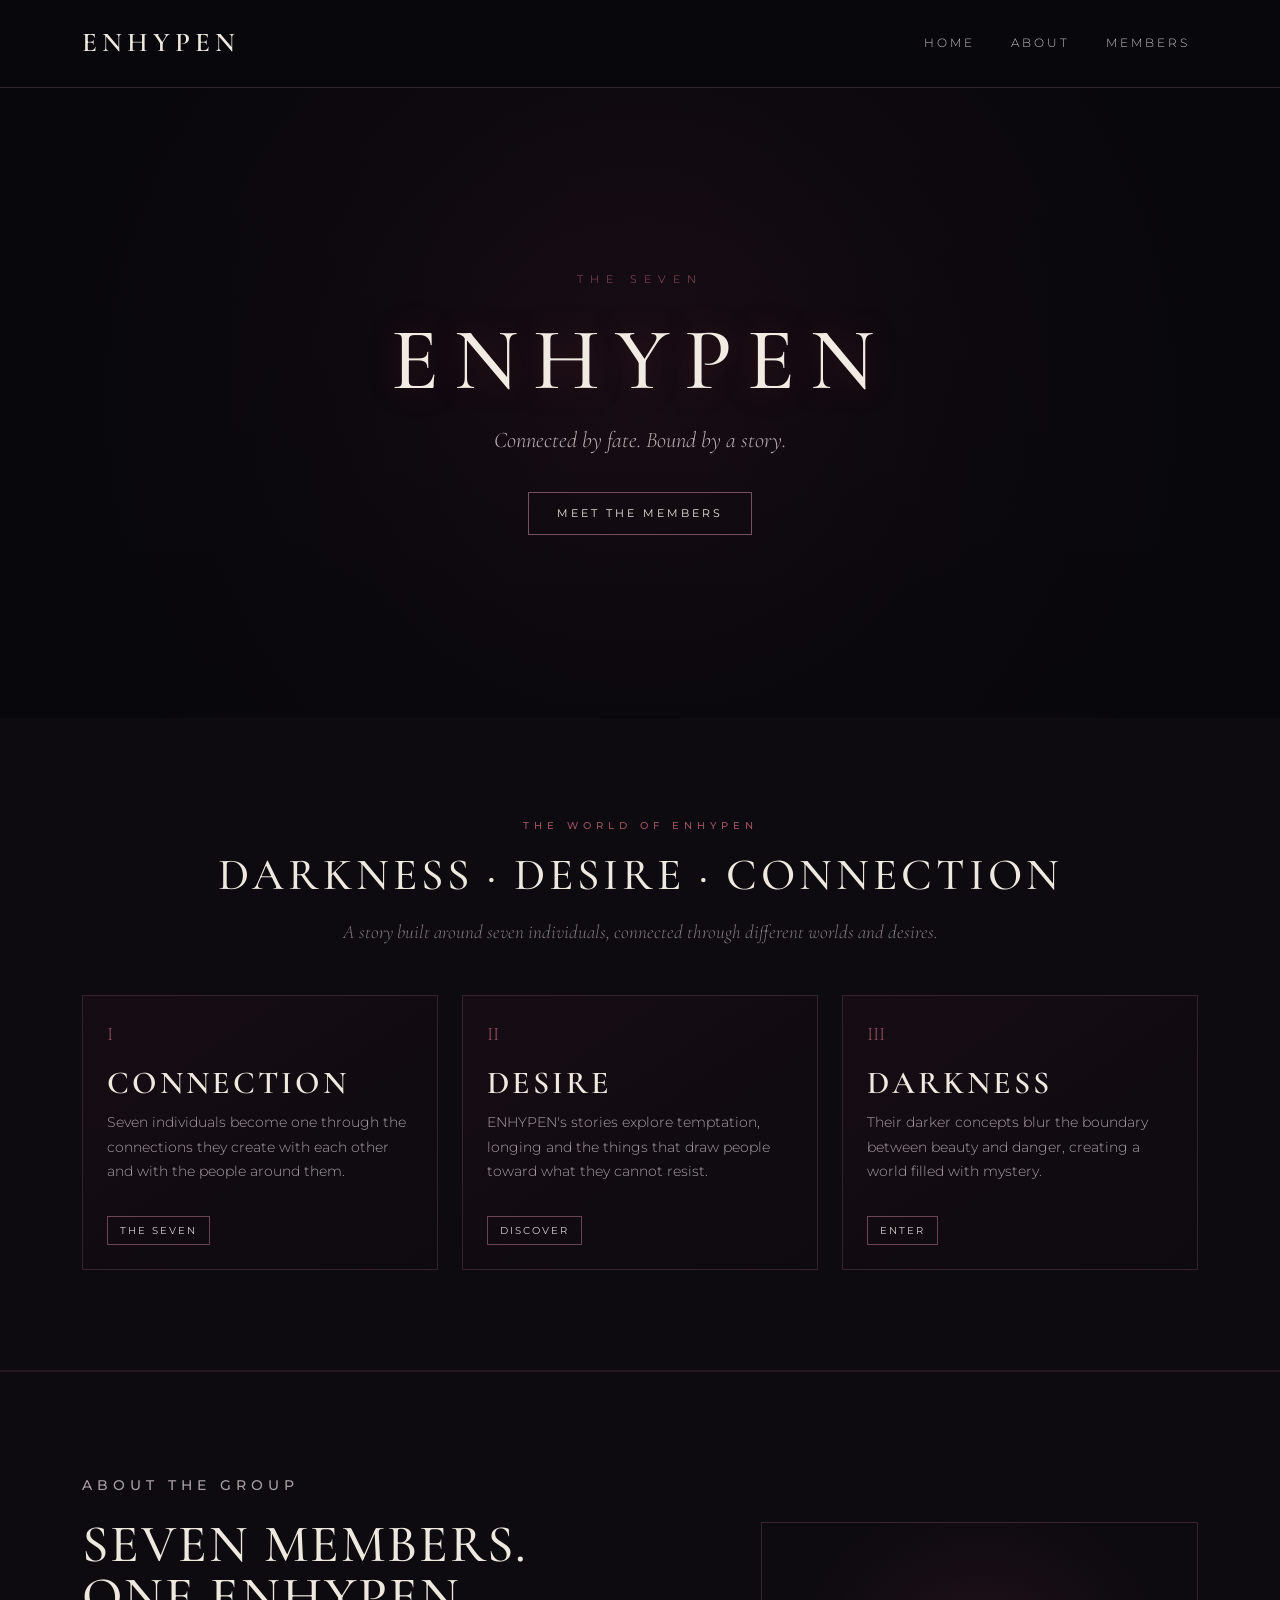
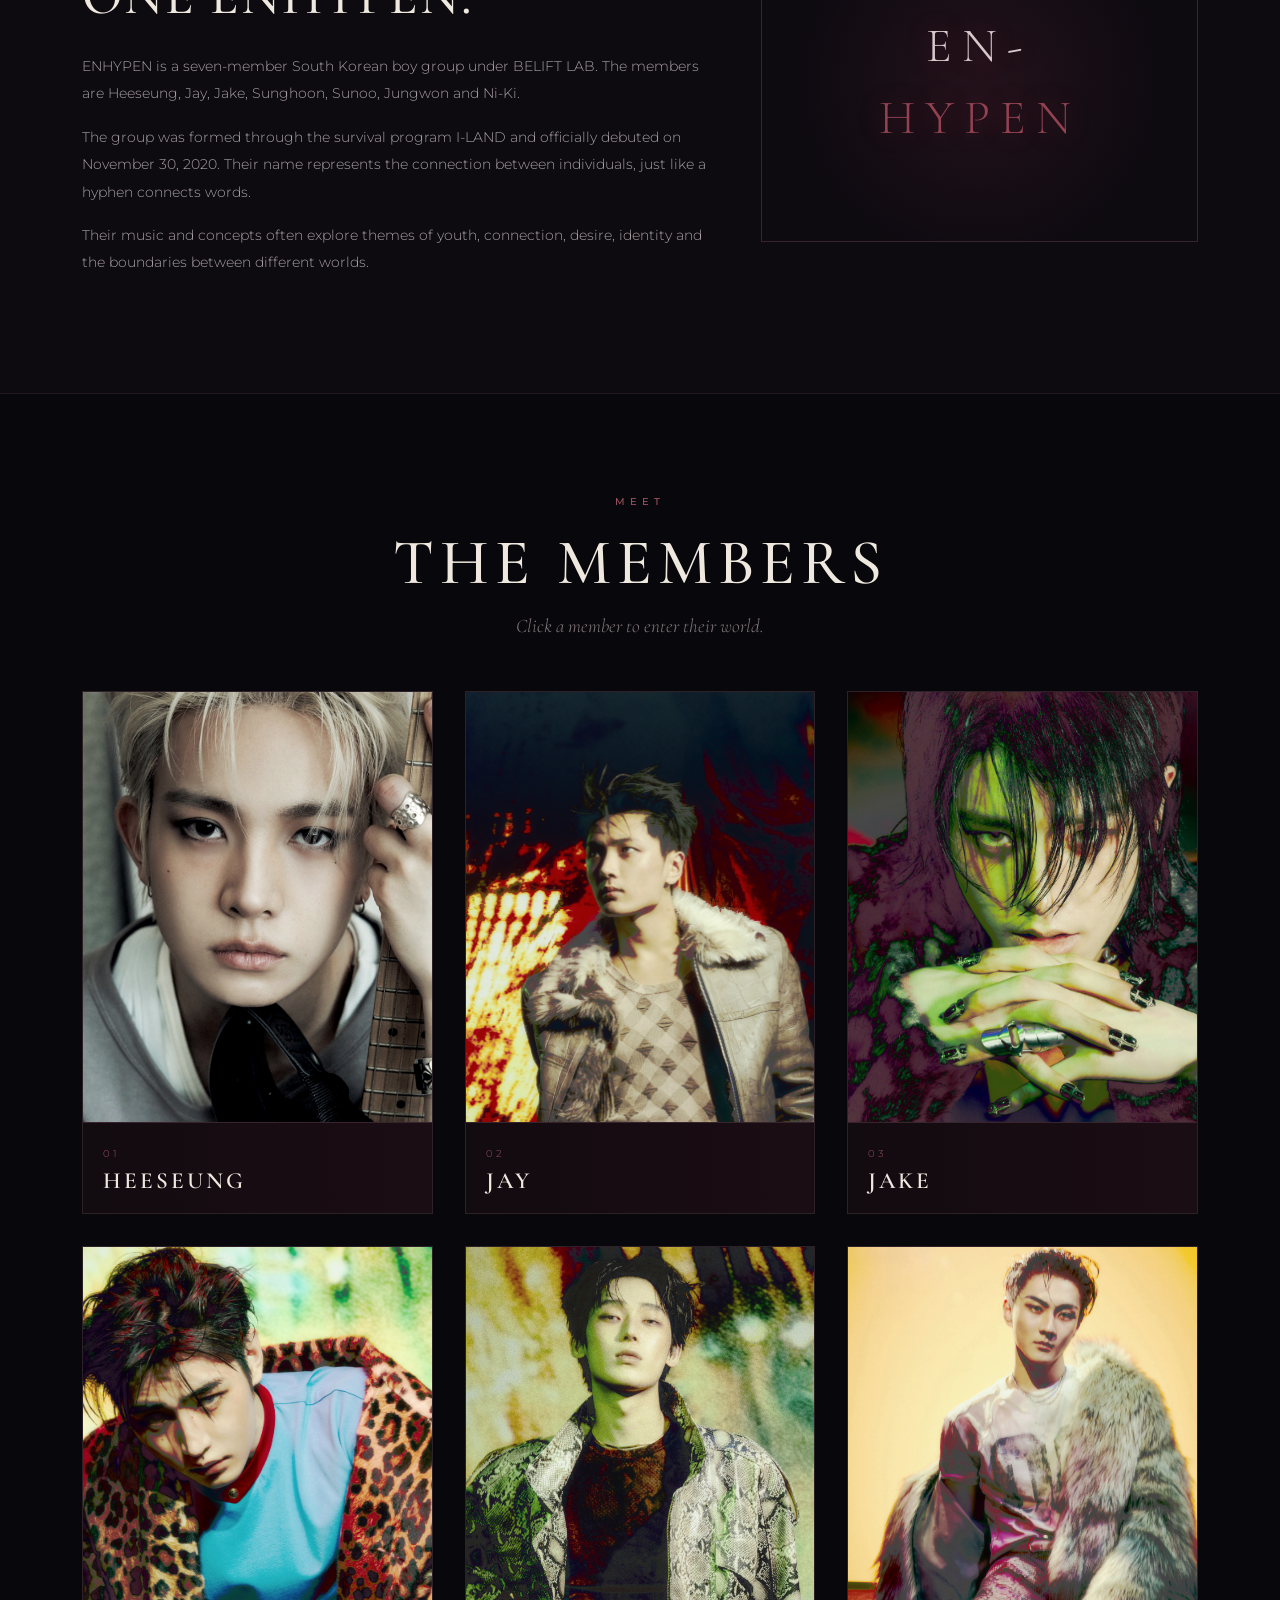
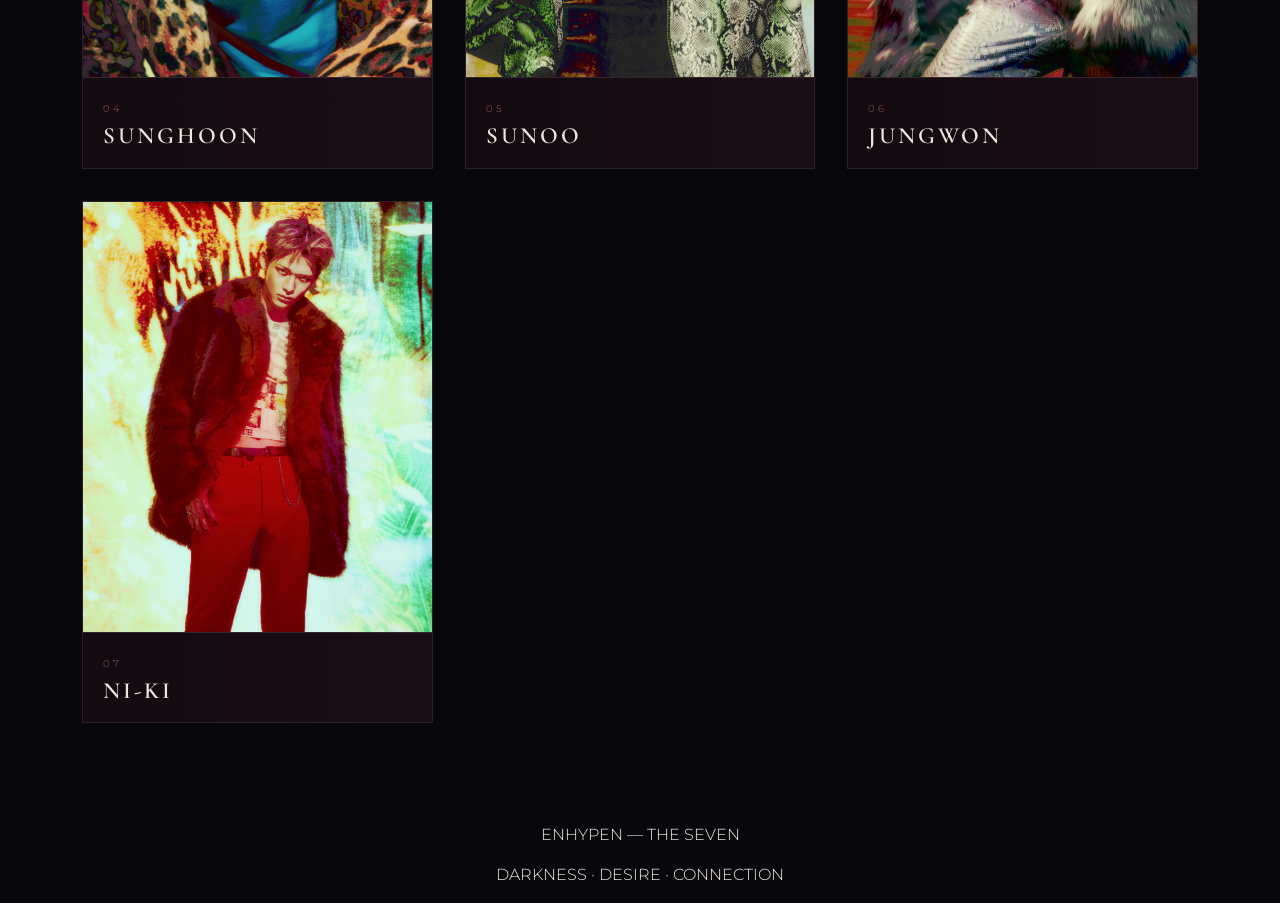
<file: index.html>
<!DOCTYPE html>
<html lang="en">

<head>
    <meta charset="UTF-8">
    <meta name="viewport" content="width=device-width, initial-scale=1.0">

    <title>ENHYPEN | The Seven</title>

    <!-- Bootstrap CSS -->
    <link
        href="https://cdn.jsdelivr.net/npm/bootstrap@5.3.3/dist/css/bootstrap.min.css"
        rel="stylesheet">

    <!-- Our own CSS -->
    <link rel="stylesheet" href="style.css">
</head>

<body>

    <nav class="navbar navbar-expand-lg navbar-dark">
        <div class="container">
            <a class="navbar-brand" href="index.html">
                ENHYPEN
            </a>

            <button
                class="navbar-toggler"
                type="button"
                data-bs-toggle="collapse"
                data-bs-target="#mainNavbar"
                aria-controls="mainNavbar"
                aria-expanded="false"
                aria-label="Toggle navigation">

                <span class="navbar-toggler-icon"></span>

            </button>

            <div class="collapse navbar-collapse" id="mainNavbar">
                <ul class="navbar-nav ms-auto">

                    <li class="nav-item">
                        <a class="nav-link" href="#home">
                            Home
                        </a>
                    </li>

                    <li class="nav-item">
                        <a class="nav-link" href="#about">
                            About
                        </a>
                    </li>

                    <li class="nav-item">
                        <a class="nav-link" href="#members">
                            Members
                        </a>
                    </li>

                </ul>

            </div>

        </div>

    </nav>

    <header id="home" class="hero-section">
        <div class="container text-center">

            <p class="hero-label">
                THE SEVEN
            </p>

            <h1>
                ENHYPEN
            </h1>

            <p class="hero-text">
                Connected by fate. Bound by a story.
            </p>

            <a href="#members" class="btn btn-outline-light">
                Meet the Members
            </a>

        </div>
    </header>

    <section class="world-section">
        <div class="container">

            <div class="text-center mb-5">
                <p class="section-label">
                    THE WORLD OF ENHYPEN
                </p>

                <h2 class="world-title">
                    DARKNESS · DESIRE · CONNECTION
                </h2>

                <p class="world-intro d-none d-md-block">
                    A story built around seven individuals,
                    connected through different worlds and desires.
                </p>
            </div>

            <div class="row g-4">
                <div class="col-12 col-md-6 col-lg-4">
                    <div class="card world-card h-100">
                        <div class="card-body p-4">
                            <span class="world-number">
                                I
                            </span>

                            <h3 class="card-title">
                                CONNECTION
                            </h3>

                            <p class="card-text">
                                Seven individuals become one through
                                the connections they create with each
                                other and with the people around them.
                            </p>

                            <a
                                href="#members"
                                class="btn btn-outline-light mt-3">
                                THE SEVEN
                            </a>

                        </div>
                    </div>
                </div>


                <div class="col-12 col-md-6 col-lg-4">
                    <div class="card world-card h-100">
                        <div class="card-body p-4">

                            <span class="world-number">
                                II
                            </span>

                            <h3 class="card-title">
                                DESIRE
                            </h3>

                            <p class="card-text">
                                ENHYPEN's stories explore temptation,
                                longing and the things that draw people
                                toward what they cannot resist.
                            </p>

                            <a
                                href="#members"
                                class="btn btn-outline-light mt-3">
                                DISCOVER
                            </a>

                        </div>
                    </div>
                </div>


                <div class="col-12 col-md-6 col-lg-4">
                    <div class="card world-card h-100">
                        <div class="card-body p-4">

                            <span class="world-number">
                                III
                            </span>

                            <h3 class="card-title">
                                DARKNESS
                            </h3>

                            <p class="card-text">
                                Their darker concepts blur the boundary
                                between beauty and danger, creating a
                                world filled with mystery.
                            </p>

                            <a
                                href="#home"
                                class="btn btn-outline-light mt-3">
                                ENTER
                            </a>

                        </div>
                    </div>
                </div>
            </div>
        </div>
    </section>

    <section id="about" class="about-section">
        <div class="container">
            <div class="row align-items-center g-5">

                <div class="col-12 col-md-7 order-1 order-md-1">

                    <p class="section-label">
                        ABOUT THE GROUP
                    </p>

                    <h2>
                        SEVEN MEMBERS.
                        <br>
                        ONE ENHYPEN.
                    </h2>

                    <p>
                        ENHYPEN is a seven-member South Korean boy group
                        under BELIFT LAB. The members are Heeseung, Jay,
                        Jake, Sunghoon, Sunoo, Jungwon and Ni-Ki.
                    </p>

                    <p>
                        The group was formed through the survival program
                        I-LAND and officially debuted on November 30, 2020.
                        Their name represents the connection between
                        individuals, just like a hyphen connects words.
                    </p>

                    <p>
                        Their music and concepts often explore themes of
                        youth, connection, desire, identity and the
                        boundaries between different worlds.
                    </p>

                </div>

                <div class="col-12 col-md-5 order-2 order-md-2">
                    <div class="about-symbol">

                        <span>EN-</span>
                        <span>HYPEN</span>

                    </div>
                </div>
            </div>
        </div>
    </section>


    <section id="members" class="members-section">
        <div class="container">
            <div class="section-heading text-center">

                <p class="section-label">
                    MEET
                </p>

                <h2>
                    THE MEMBERS
                </h2>

                <p>
                    Click a member to enter their world.
                </p>

            </div>


            <div class="members-grid">
                <a href="heeseung.html" class="member-card">
                    <img
                        src="images/heeseungg.jpg"
                        alt="Heeseung from ENHYPEN">

                    <div class="member-card-footer">

                        <span>01</span>

                        <h3>
                            HEESEUNG
                        </h3>
                    </div>
                </a>


                <a href="jay.html" class="member-card">
                    <img
                        src="images/jayy.jpeg"
                        alt="Jay from ENHYPEN">

                    <div class="member-card-footer">

                        <span>02</span>

                        <h3>
                            JAY
                        </h3>

                    </div>
                </a>

                <a href="jake.html" class="member-card">
                    <img
                        src="images/jake.jpeg"
                        alt="Jake from ENHYPEN">

                    <div class="member-card-footer">

                        <span>03</span>

                        <h3>
                            JAKE
                        </h3>

                    </div>
                </a>


                <a href="sunghoon.html" class="member-card">
                    <img
                        src="images/sunghoon.jpeg"
                        alt="Sunghoon from ENHYPEN">

                    <div class="member-card-footer">

                        <span>04</span>

                        <h3>
                            SUNGHOON
                        </h3>

                    </div>
                </a>


                <a href="sunoo.html" class="member-card">
                    <img
                        src="images/sunoooo.jpeg"
                        alt="Sunoo from ENHYPEN">

                    <div class="member-card-footer">

                        <span>05</span>

                        <h3>
                            SUNOO
                        </h3>

                    </div>
                </a>


                <a href="jungwon.html" class="member-card">
                    <img
                        src="images/jungwon.jpeg"
                        alt="Jungwon from ENHYPEN">

                    <div class="member-card-footer">

                        <span>06</span>

                        <h3>
                            JUNGWON
                        </h3>

                    </div>
                </a>


                <a href="niki.html" class="member-card">
                    <img
                        src="images/niki.jpeg"
                        alt="Ni-Ki from ENHYPEN">

                    <div class="member-card-footer">

                        <span>07</span>

                        <h3>
                            NI-KI
                        </h3>

                    </div>
                </a>
            </div>
        </div>
    </section>

    <footer class="site-footer">
        <div class="container text-center">

            <p>
                ENHYPEN — THE SEVEN
            </p>

            <p>
                DARKNESS · DESIRE · CONNECTION
            </p>

        </div>
    </footer>

    <script
        src="https://cdn.jsdelivr.net/npm/bootstrap@5.3.3/dist/js/bootstrap.bundle.min.js">
    </script>

</body>
</html>
</file>
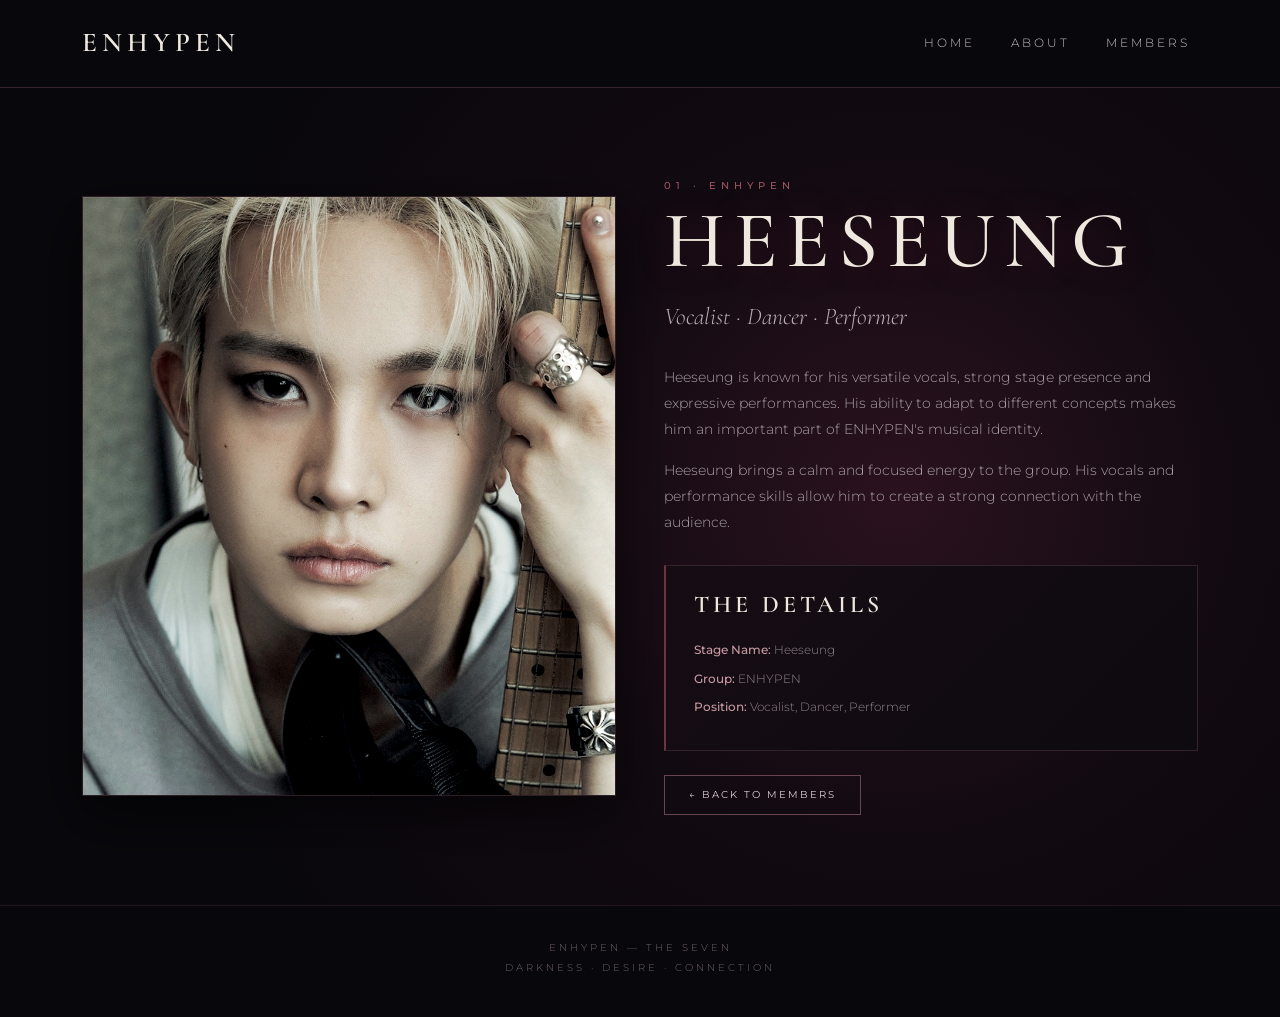
<file: heeseung.html>
<!DOCTYPE html>
<html lang="en">

<head>
    <meta charset="UTF-8">
    <meta name="viewport" content="width=device-width, initial-scale=1.0">
    <title>ENHYPEN | Heeseung</title>

    <link
        href="https://cdn.jsdelivr.net/npm/bootstrap@5.3.3/dist/css/bootstrap.min.css"
        rel="stylesheet">

    <link rel="stylesheet" href="style.css">
</head>

<body class="member-page">

    <nav class="navbar navbar-expand-lg navbar-dark">
        <div class="container">

            <a class="navbar-brand" href="index.html">
                ENHYPEN
            </a>

            <button
                class="navbar-toggler"
                type="button"
                data-bs-toggle="collapse"
                data-bs-target="#mainNavbar"
                aria-controls="mainNavbar"
                aria-expanded="false"
                aria-label="Toggle navigation">

                <span class="navbar-toggler-icon"></span>
            </button>

            <div class="collapse navbar-collapse" id="mainNavbar">

                <ul class="navbar-nav ms-auto">

                    <li class="nav-item">
                        <a class="nav-link" href="index.html#home">Home</a>
                    </li>

                    <li class="nav-item">
                        <a class="nav-link" href="index.html#about">About</a>
                    </li>

                    <li class="nav-item">
                        <a class="nav-link" href="index.html#members">Members</a>
                    </li>

                </ul>
            </div>
        </div>
    </nav>

    <section class="member-hero">
        <div class="container">
            <div class="row align-items-center g-5">

                <div class="col-12 col-md-6 order-1">

                    <img
                        src="images/heeseungg.jpg"
                        alt="Heeseung from ENHYPEN"
                        class="member-image">

                </div>

                <div class="col-12 col-md-6 order-2">

                    <p class="member-number">
                        01 · ENHYPEN
                    </p>

                    <h1 class="member-name">
                        HEESEUNG
                    </h1>

                    <p class="member-role">
                        Vocalist · Dancer · Performer
                    </p>

                    <p class="member-bio">
                        Heeseung is known for his versatile vocals,
                        strong stage presence and expressive performances.
                        His ability to adapt to different concepts makes
                        him an important part of ENHYPEN's musical identity.
                    </p>

                    <p class="member-bio">
                        Heeseung brings a calm and focused energy to the
                        group. His vocals and performance skills allow him
                        to create a strong connection with the audience.
                    </p>

                    <div class="member-facts">

                        <h3>
                            THE DETAILS
                        </h3>

                        <p>
                            <strong>Stage Name:</strong>
                            Heeseung
                        </p>

                        <p>
                            <strong>Group:</strong>
                            ENHYPEN
                        </p>

                        <p>
                            <strong>Position:</strong>
                            Vocalist, Dancer, Performer
                        </p>

                    </div>

                    <a
                        href="index.html#members"
                        class="btn btn-outline-light member-back mt-4">
                        ← Back to Members
                    </a>

                </div>
            </div>
        </div>
    </section>

    <footer class="member-footer">
        <div class="container text-center">

            <p>ENHYPEN — THE SEVEN</p>
            <p>DARKNESS · DESIRE · CONNECTION</p>

        </div>
    </footer>

    <script
        src="https://cdn.jsdelivr.net/npm/bootstrap@5.3.3/dist/js/bootstrap.bundle.min.js">
    </script>

</body>
</html>
</file>
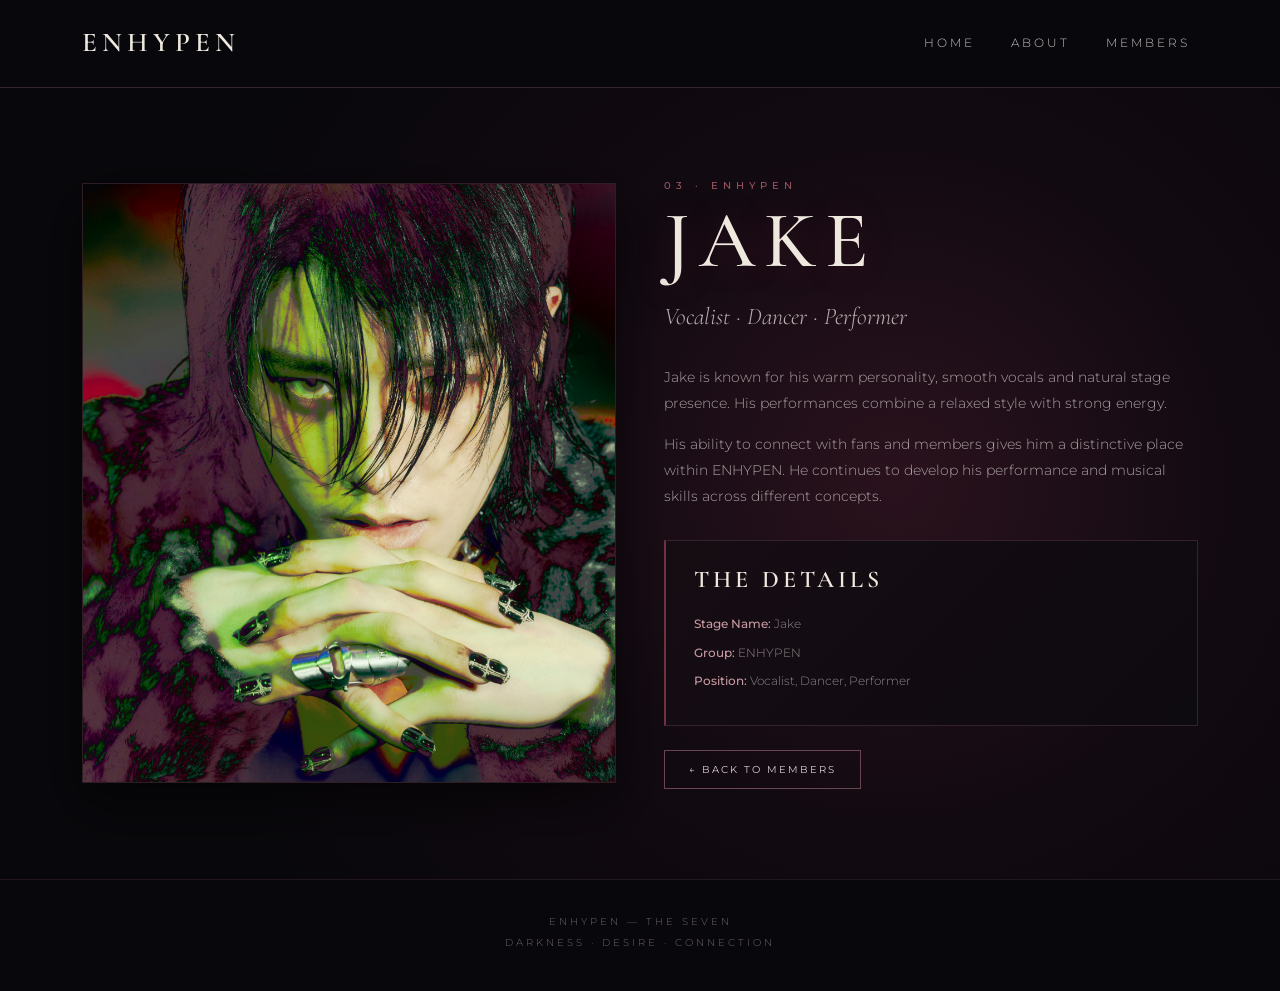
<file: jake.html>
<!DOCTYPE html>
<html lang="en">

<head>
    <meta charset="UTF-8">
    <meta name="viewport" content="width=device-width, initial-scale=1.0">
    <title>ENHYPEN | Jake</title>

    <link
        href="https://cdn.jsdelivr.net/npm/bootstrap@5.3.3/dist/css/bootstrap.min.css"
        rel="stylesheet">

    <link rel="stylesheet" href="style.css">
</head>

<body class="member-page">

    <nav class="navbar navbar-expand-lg navbar-dark">
        <div class="container">

            <a class="navbar-brand" href="index.html">ENHYPEN</a>

            <button
                class="navbar-toggler"
                type="button"
                data-bs-toggle="collapse"
                data-bs-target="#mainNavbar"
                aria-controls="mainNavbar"
                aria-expanded="false"
                aria-label="Toggle navigation">

                <span class="navbar-toggler-icon"></span>
            </button>

            <div class="collapse navbar-collapse" id="mainNavbar">

                <ul class="navbar-nav ms-auto">

                    <li class="nav-item">
                        <a class="nav-link" href="index.html#home">Home</a>
                    </li>

                    <li class="nav-item">
                        <a class="nav-link" href="index.html#about">About</a>
                    </li>

                    <li class="nav-item">
                        <a class="nav-link" href="index.html#members">Members</a>
                    </li>

                </ul>
            </div>
        </div>
    </nav>

    <section class="member-hero">
        <div class="container">
            <div class="row align-items-center g-5">

                <div class="col-12 col-md-6 order-1">

                    <img
                        src="images/jake.jpeg"
                        alt="Jake from ENHYPEN"
                        class="member-image">

                </div>

                <div class="col-12 col-md-6 order-2">

                    <p class="member-number">
                        03 · ENHYPEN
                    </p>

                    <h1 class="member-name">
                        JAKE
                    </h1>

                    <p class="member-role">
                        Vocalist · Dancer · Performer
                    </p>

                    <p class="member-bio">
                        Jake is known for his warm personality, smooth
                        vocals and natural stage presence. His performances
                        combine a relaxed style with strong energy.
                    </p>

                    <p class="member-bio">
                        His ability to connect with fans and members
                        gives him a distinctive place within ENHYPEN.
                        He continues to develop his performance and
                        musical skills across different concepts.
                    </p>

                    <div class="member-facts">

                        <h3>THE DETAILS</h3>

                        <p>
                            <strong>Stage Name:</strong>
                            Jake
                        </p>

                        <p>
                            <strong>Group:</strong>
                            ENHYPEN
                        </p>

                        <p>
                            <strong>Position:</strong>
                            Vocalist, Dancer, Performer
                        </p>

                    </div>

                    <a
                        href="index.html#members"
                        class="btn btn-outline-light member-back mt-4">
                        ← Back to Members
                    </a>

                </div>
            </div>
        </div>
    </section>

    <footer class="member-footer">
        <div class="container text-center">
            <p>ENHYPEN — THE SEVEN</p>
            <p>DARKNESS · DESIRE · CONNECTION</p>
        </div>
    </footer>

    <script
        src="https://cdn.jsdelivr.net/npm/bootstrap@5.3.3/dist/js/bootstrap.bundle.min.js">
    </script>

</body>
</html>
</file>
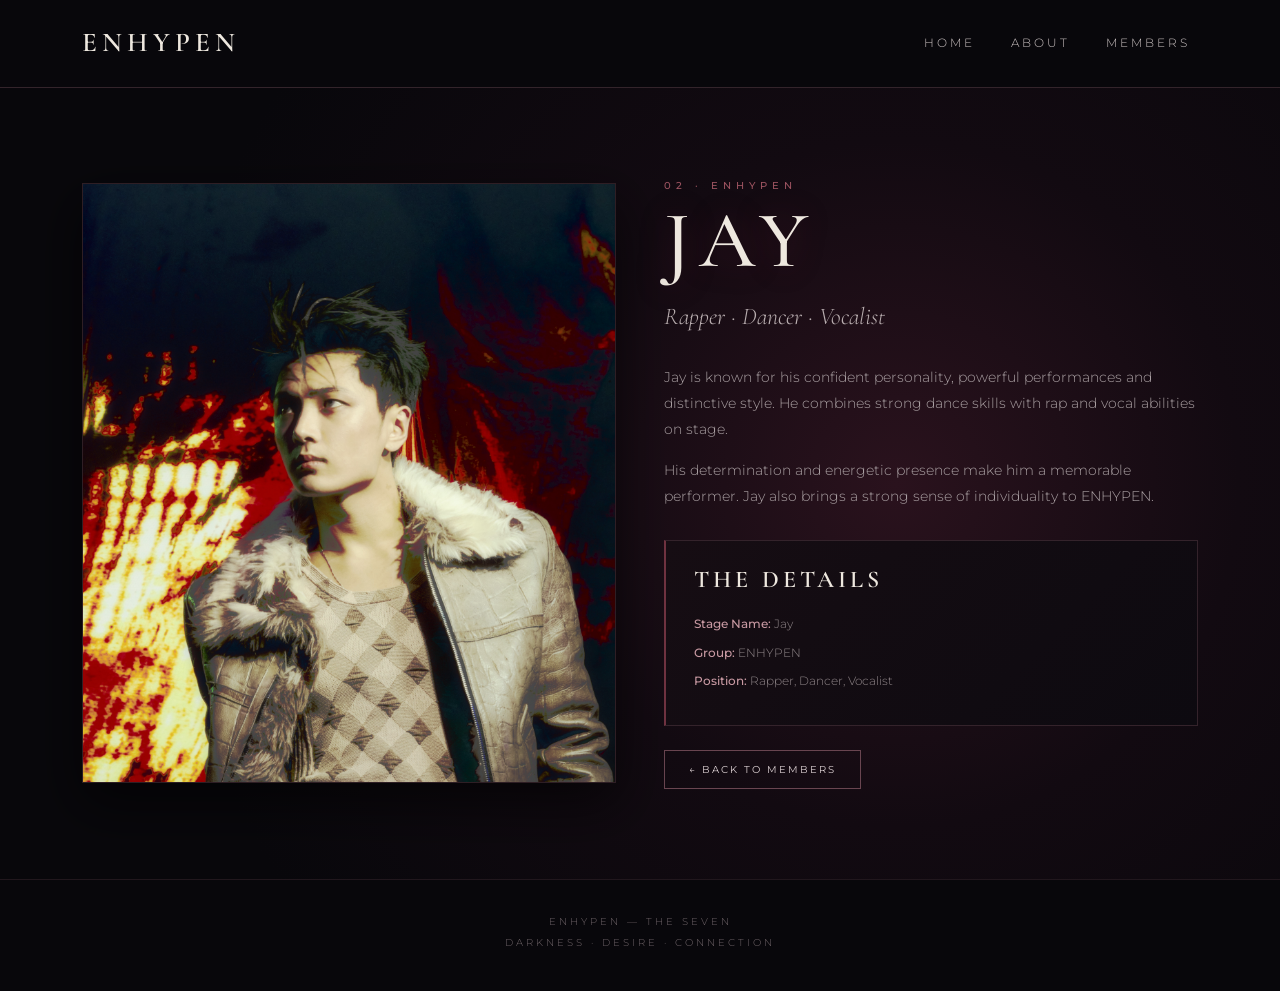
<file: jay.html>
<!DOCTYPE html>
<html lang="en">

<head>
    <meta charset="UTF-8">
    <meta name="viewport" content="width=device-width, initial-scale=1.0">
    <title>ENHYPEN | Jay</title>

    <link
        href="https://cdn.jsdelivr.net/npm/bootstrap@5.3.3/dist/css/bootstrap.min.css"
        rel="stylesheet">

    <link rel="stylesheet" href="style.css">
</head>

<body class="member-page">

    <nav class="navbar navbar-expand-lg navbar-dark">
        <div class="container">

            <a class="navbar-brand" href="index.html">
                ENHYPEN
            </a>

            <button
                class="navbar-toggler"
                type="button"
                data-bs-toggle="collapse"
                data-bs-target="#mainNavbar"
                aria-controls="mainNavbar"
                aria-expanded="false"
                aria-label="Toggle navigation">

                <span class="navbar-toggler-icon"></span>
            </button>

            <div class="collapse navbar-collapse" id="mainNavbar">

                <ul class="navbar-nav ms-auto">

                    <li class="nav-item">
                        <a class="nav-link" href="index.html#home">Home</a>
                    </li>

                    <li class="nav-item">
                        <a class="nav-link" href="index.html#about">About</a>
                    </li>

                    <li class="nav-item">
                        <a class="nav-link" href="index.html#members">Members</a>
                    </li>

                </ul>
            </div>
        </div>
    </nav>

    <section class="member-hero">
        <div class="container">
            <div class="row align-items-center g-5">

                <div class="col-12 col-md-6 order-1">

                    <img
                        src="images/jayy.jpeg"
                        alt="Jay from ENHYPEN"
                        class="member-image">

                </div>

                <div class="col-12 col-md-6 order-2">

                    <p class="member-number">
                        02 · ENHYPEN
                    </p>

                    <h1 class="member-name">
                        JAY
                    </h1>

                    <p class="member-role">
                        Rapper · Dancer · Vocalist
                    </p>

                    <p class="member-bio">
                        Jay is known for his confident personality,
                        powerful performances and distinctive style.
                        He combines strong dance skills with rap and
                        vocal abilities on stage.
                    </p>

                    <p class="member-bio">
                        His determination and energetic presence make
                        him a memorable performer. Jay also brings a
                        strong sense of individuality to ENHYPEN.
                    </p>

                    <div class="member-facts">

                        <h3>THE DETAILS</h3>

                        <p>
                            <strong>Stage Name:</strong>
                            Jay
                        </p>

                        <p>
                            <strong>Group:</strong>
                            ENHYPEN
                        </p>

                        <p>
                            <strong>Position:</strong>
                            Rapper, Dancer, Vocalist
                        </p>

                    </div>

                    <a
                        href="index.html#members"
                        class="btn btn-outline-light member-back mt-4">
                        ← Back to Members
                    </a>

                </div>
            </div>
        </div>
    </section>

    <footer class="member-footer">
        <div class="container text-center">
            <p>ENHYPEN — THE SEVEN</p>
            <p>DARKNESS · DESIRE · CONNECTION</p>
        </div>
    </footer>

    <script
        src="https://cdn.jsdelivr.net/npm/bootstrap@5.3.3/dist/js/bootstrap.bundle.min.js">
    </script>

</body>
</html>
</file>
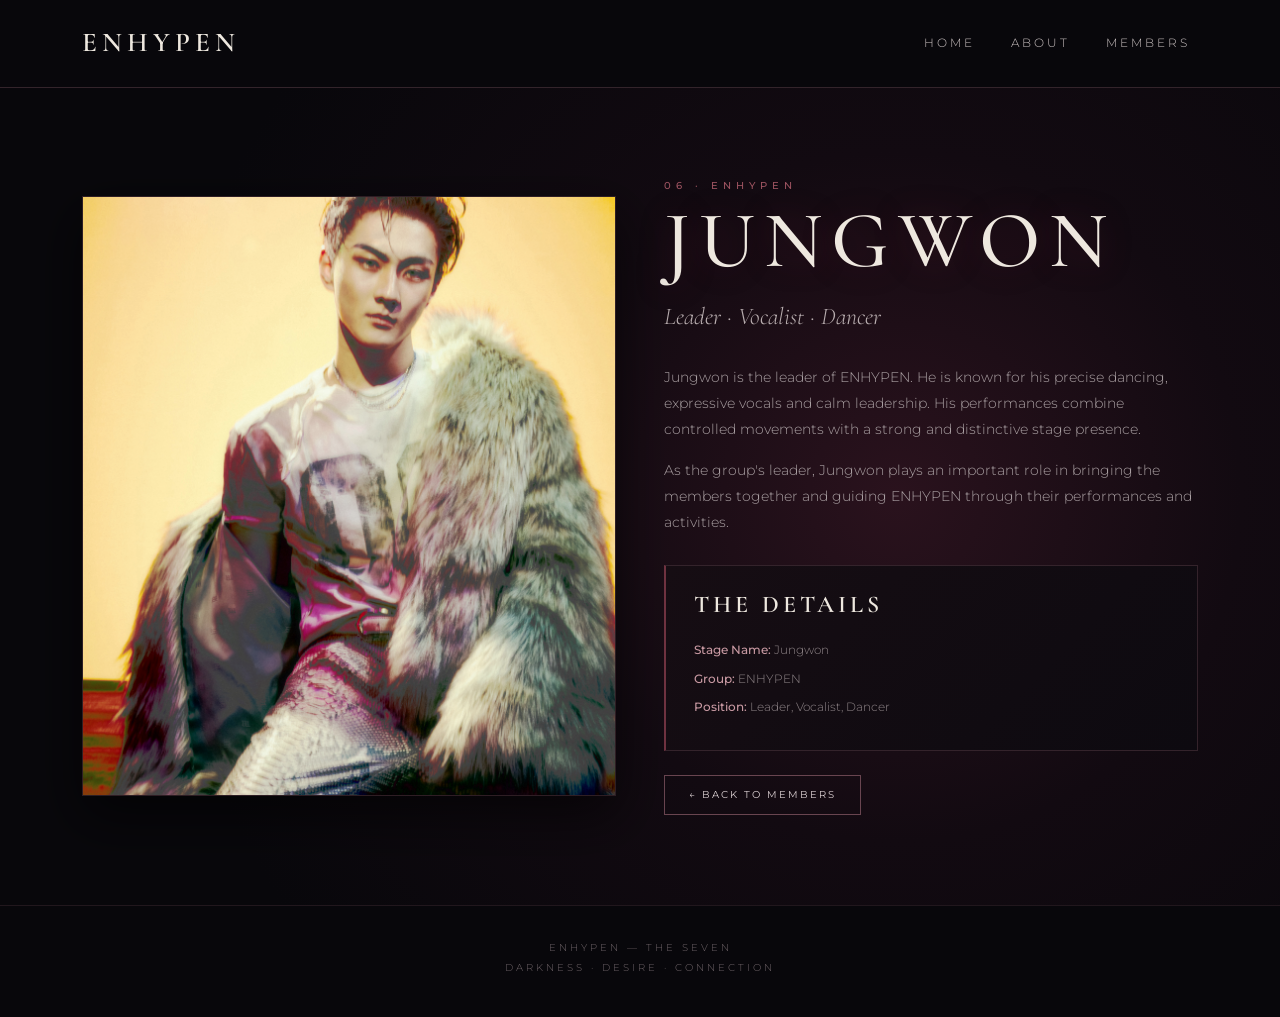
<file: jungwon.html>
<!DOCTYPE html>
<html lang="en">

<head>
    <meta charset="UTF-8">

    <meta
        name="viewport"
        content="width=device-width, initial-scale=1.0">

    <title>ENHYPEN | Jungwon</title>

    <link
        href="https://cdn.jsdelivr.net/npm/bootstrap@5.3.3/dist/css/bootstrap.min.css"
        rel="stylesheet">

    <link rel="stylesheet" href="style.css">
</head>


<body class="member-page">

    <nav class="navbar navbar-expand-lg navbar-dark">
        <div class="container">

            <a class="navbar-brand" href="index.html">
                ENHYPEN
            </a>

            <button
                class="navbar-toggler"
                type="button"
                data-bs-toggle="collapse"
                data-bs-target="#mainNavbar"
                aria-controls="mainNavbar"
                aria-expanded="false"
                aria-label="Toggle navigation">

                <span class="navbar-toggler-icon"></span>

            </button>

            <div
                class="collapse navbar-collapse"
                id="mainNavbar">

                <ul class="navbar-nav ms-auto">

                    <li class="nav-item">
                        <a
                            class="nav-link"
                            href="index.html#home">
                            Home
                        </a>
                    </li>

                    <li class="nav-item">
                        <a
                            class="nav-link"
                            href="index.html#about">
                            About
                        </a>
                    </li>

                    <li class="nav-item">
                        <a
                            class="nav-link"
                            href="index.html#members">
                            Members
                        </a>
                    </li>
                </ul>
            </div>
        </div>
    </nav>

    <section class="member-hero">
        <div class="container">
            <div class="row align-items-center g-5">

                <div class="col-12 col-md-6 order-1">

                    <img
                        src="images/jungwon.jpeg"
                        alt="Jungwon from ENHYPEN"
                        class="member-image">

                </div>

                <div class="col-12 col-md-6 order-2">

                    <p class="member-number">
                        06 · ENHYPEN
                    </p>


                    <h1 class="member-name">
                        JUNGWON
                    </h1>


                    <p class="member-role">
                        Leader · Vocalist · Dancer
                    </p>


                    <p class="member-bio">
                        Jungwon is the leader of ENHYPEN. He is known
                        for his precise dancing, expressive vocals and
                        calm leadership. His performances combine
                        controlled movements with a strong and
                        distinctive stage presence.
                    </p>


                    <p class="member-bio">
                        As the group's leader, Jungwon plays an
                        important role in bringing the members
                        together and guiding ENHYPEN through their
                        performances and activities.
                    </p>

                    <div class="member-facts">

                        <h3>
                            THE DETAILS
                        </h3>


                        <p>
                            <strong>Stage Name:</strong>
                            Jungwon
                        </p>


                        <p>
                            <strong>Group:</strong>
                            ENHYPEN
                        </p>


                        <p>
                            <strong>Position:</strong>
                            Leader, Vocalist, Dancer
                        </p>

                    </div>

                    <a
                        href="index.html#members"
                        class="btn btn-outline-light member-back mt-4">

                        ← Back to Members

                    </a>
                </div>
            </div>
        </div>
    </section>

    <footer class="member-footer">
        <div class="container text-center">

            <p>
                ENHYPEN — THE SEVEN
            </p>

            <p>
                DARKNESS · DESIRE · CONNECTION
            </p>
        </div>

    </footer>

    <script
        src="https://cdn.jsdelivr.net/npm/bootstrap@5.3.3/dist/js/bootstrap.bundle.min.js">
    </script>

</body>
</html>
</file>
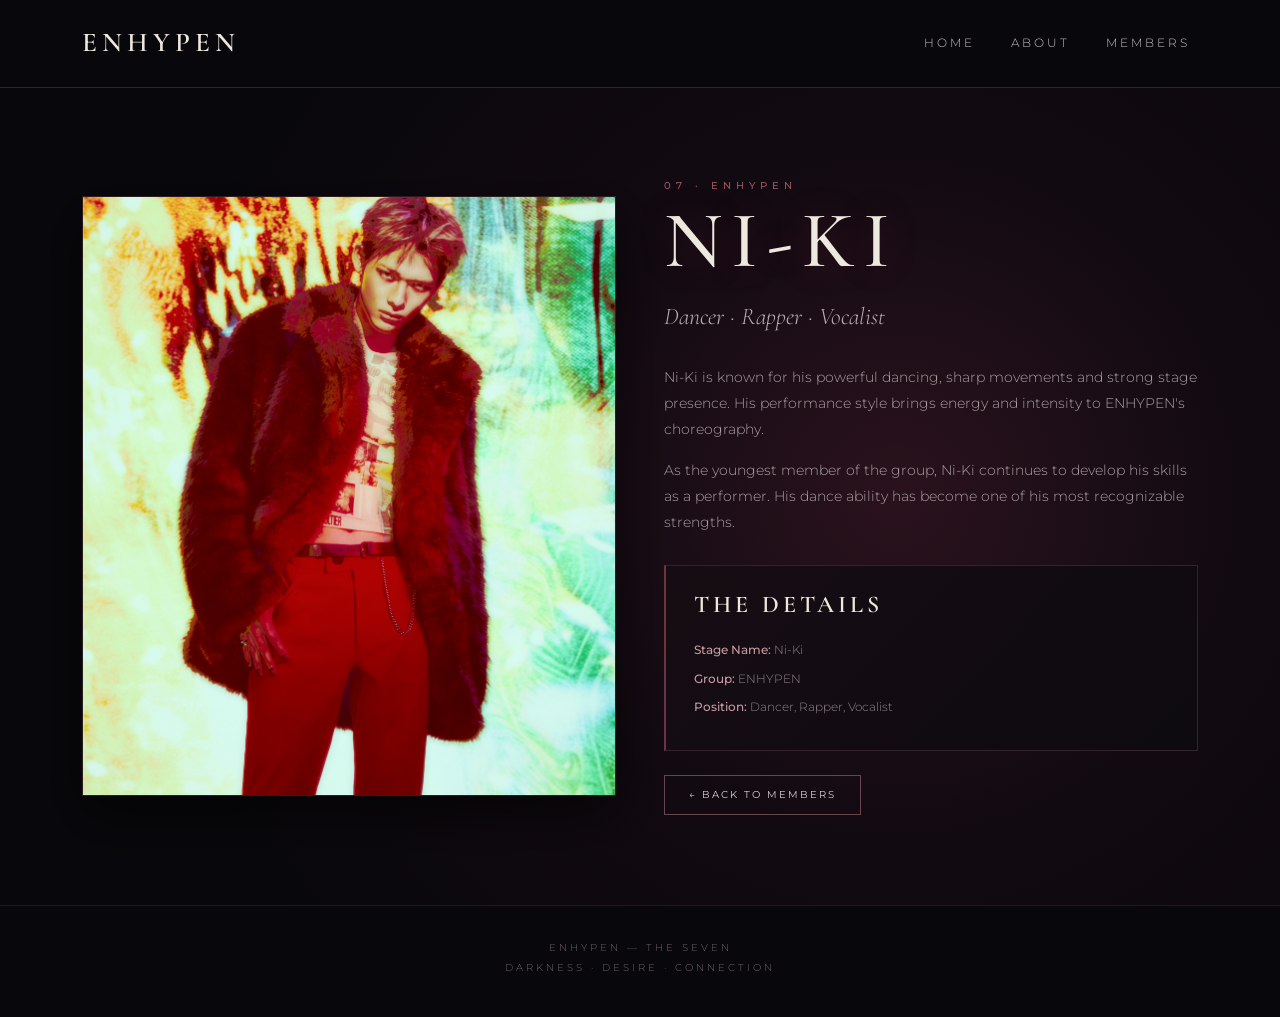
<file: niki.html>
<!DOCTYPE html>
<html lang="en">

<head>
    <meta charset="UTF-8">
    <meta name="viewport" content="width=device-width, initial-scale=1.0">
    <title>ENHYPEN | Ni-Ki</title>

    <link
        href="https://cdn.jsdelivr.net/npm/bootstrap@5.3.3/dist/css/bootstrap.min.css"
        rel="stylesheet">

    <link rel="stylesheet" href="style.css">
</head>

<body class="member-page">

    <nav class="navbar navbar-expand-lg navbar-dark">
        <div class="container">

            <a class="navbar-brand" href="index.html">ENHYPEN</a>

            <button
                class="navbar-toggler"
                type="button"
                data-bs-toggle="collapse"
                data-bs-target="#mainNavbar"
                aria-controls="mainNavbar"
                aria-expanded="false"
                aria-label="Toggle navigation">

                <span class="navbar-toggler-icon"></span>
            </button>

            <div class="collapse navbar-collapse" id="mainNavbar">

                <ul class="navbar-nav ms-auto">

                    <li class="nav-item">
                        <a class="nav-link" href="index.html#home">Home</a>
                    </li>

                    <li class="nav-item">
                        <a class="nav-link" href="index.html#about">About</a>
                    </li>

                    <li class="nav-item">
                        <a class="nav-link" href="index.html#members">Members</a>
                    </li>

                </ul>
            </div>
        </div>
    </nav>

    <section class="member-hero">
        <div class="container">
            <div class="row align-items-center g-5">

                <div class="col-12 col-md-6 order-1">

                    <img
                        src="images/niki.jpeg"
                        alt="Ni-Ki from ENHYPEN"
                        class="member-image">

                </div>

                <div class="col-12 col-md-6 order-2">

                    <p class="member-number">
                        07 · ENHYPEN
                    </p>

                    <h1 class="member-name">
                        NI-KI
                    </h1>

                    <p class="member-role">
                        Dancer · Rapper · Vocalist
                    </p>

                    <p class="member-bio">
                        Ni-Ki is known for his powerful dancing,
                        sharp movements and strong stage presence.
                        His performance style brings energy and
                        intensity to ENHYPEN's choreography.
                    </p>

                    <p class="member-bio">
                        As the youngest member of the group, Ni-Ki
                        continues to develop his skills as a performer.
                        His dance ability has become one of his most
                        recognizable strengths.
                    </p>

                    <div class="member-facts">

                        <h3>THE DETAILS</h3>

                        <p>
                            <strong>Stage Name:</strong>
                            Ni-Ki
                        </p>

                        <p>
                            <strong>Group:</strong>
                            ENHYPEN
                        </p>

                        <p>
                            <strong>Position:</strong>
                            Dancer, Rapper, Vocalist
                        </p>

                    </div>

                    <a
                        href="index.html#members"
                        class="btn btn-outline-light member-back mt-4">
                        ← Back to Members
                    </a>

                </div>
            </div>
        </div>
    </section>

    <footer class="member-footer">
        <div class="container text-center">
            <p>ENHYPEN — THE SEVEN</p>
            <p>DARKNESS · DESIRE · CONNECTION</p>
        </div>
    </footer>

    <script
        src="https://cdn.jsdelivr.net/npm/bootstrap@5.3.3/dist/js/bootstrap.bundle.min.js">
    </script>

</body>
</html>
</file>
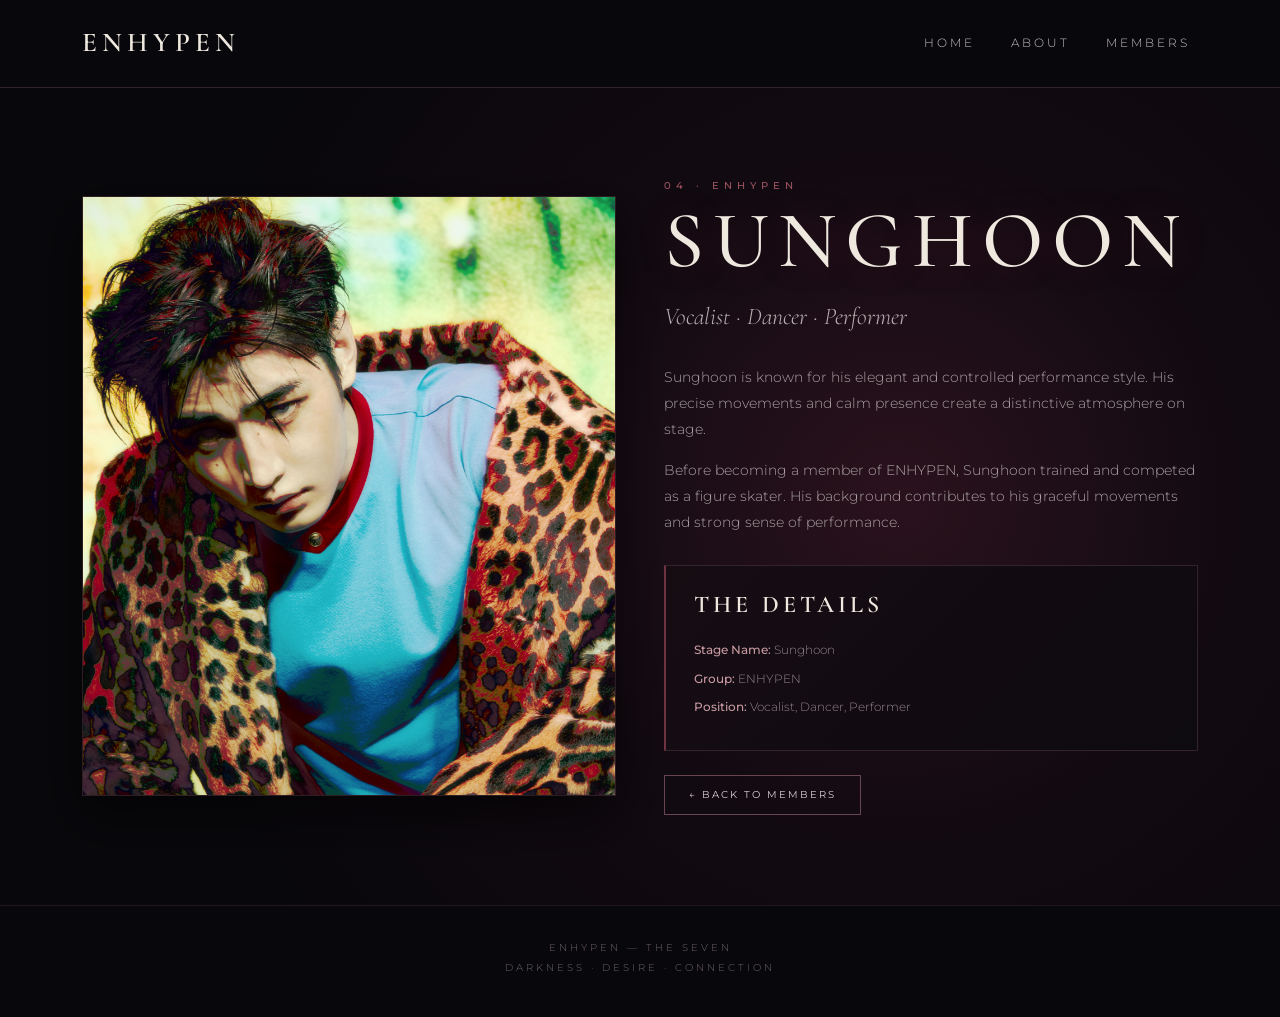
<file: sunghooon.html>
<!DOCTYPE html>
<html lang="en">

<head>
    <meta charset="UTF-8">
    <meta name="viewport" content="width=device-width, initial-scale=1.0">
    <title>ENHYPEN | Sunghoon</title>

    <link
        href="https://cdn.jsdelivr.net/npm/bootstrap@5.3.3/dist/css/bootstrap.min.css"
        rel="stylesheet">

    <link rel="stylesheet" href="style.css">
</head>

<body class="member-page">

    <nav class="navbar navbar-expand-lg navbar-dark">
        <div class="container">

            <a class="navbar-brand" href="index.html">ENHYPEN</a>

            <button
                class="navbar-toggler"
                type="button"
                data-bs-toggle="collapse"
                data-bs-target="#mainNavbar"
                aria-controls="mainNavbar"
                aria-expanded="false"
                aria-label="Toggle navigation">

                <span class="navbar-toggler-icon"></span>
            </button>

            <div class="collapse navbar-collapse" id="mainNavbar">

                <ul class="navbar-nav ms-auto">

                    <li class="nav-item">
                        <a class="nav-link" href="index.html#home">Home</a>
                    </li>

                    <li class="nav-item">
                        <a class="nav-link" href="index.html#about">About</a>
                    </li>

                    <li class="nav-item">
                        <a class="nav-link" href="index.html#members">Members</a>
                    </li>

                </ul>
            </div>
        </div>
    </nav>

    <section class="member-hero">
        <div class="container">
            <div class="row align-items-center g-5">

                <div class="col-12 col-md-6 order-1">

                    <img
                        src="images/sunghoon.jpeg"
                        alt="Sunghoon from ENHYPEN"
                        class="member-image">

                </div>

                <div class="col-12 col-md-6 order-2">

                    <p class="member-number">
                        04 · ENHYPEN
                    </p>

                    <h1 class="member-name">
                        SUNGHOON
                    </h1>

                    <p class="member-role">
                        Vocalist · Dancer · Performer
                    </p>

                    <p class="member-bio">
                        Sunghoon is known for his elegant and controlled
                        performance style. His precise movements and calm
                        presence create a distinctive atmosphere on stage.
                    </p>

                    <p class="member-bio">
                        Before becoming a member of ENHYPEN, Sunghoon
                        trained and competed as a figure skater. His
                        background contributes to his graceful movements
                        and strong sense of performance.
                    </p>

                    <div class="member-facts">

                        <h3>THE DETAILS</h3>

                        <p>
                            <strong>Stage Name:</strong>
                            Sunghoon
                        </p>

                        <p>
                            <strong>Group:</strong>
                            ENHYPEN
                        </p>

                        <p>
                            <strong>Position:</strong>
                            Vocalist, Dancer, Performer
                        </p>

                    </div>

                    <a
                        href="index.html#members"
                        class="btn btn-outline-light member-back mt-4">
                        ← Back to Members
                    </a>

                </div>
            </div>
        </div>
    </section>

    <footer class="member-footer">
        <div class="container text-center">
            <p>ENHYPEN — THE SEVEN</p>
            <p>DARKNESS · DESIRE · CONNECTION</p>
        </div>
    </footer>

    <script
        src="https://cdn.jsdelivr.net/npm/bootstrap@5.3.3/dist/js/bootstrap.bundle.min.js">
    </script>

</body>
</html>
</file>
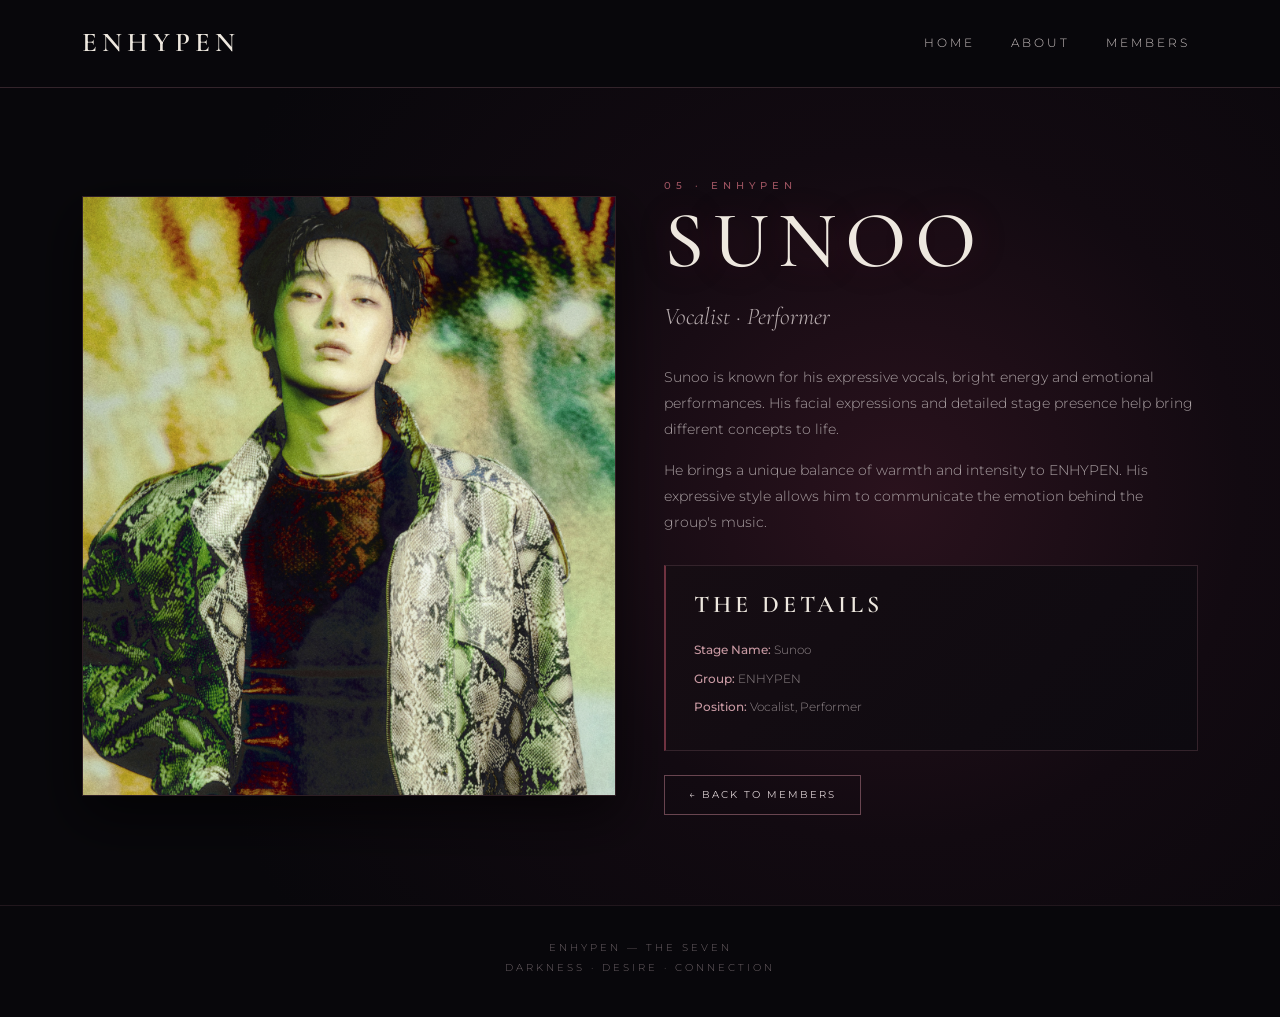
<file: sunoo.html>
<!DOCTYPE html>
<html lang="en">

<head>
    <meta charset="UTF-8">
    <meta name="viewport" content="width=device-width, initial-scale=1.0">
    <title>ENHYPEN | Sunoo</title>

    <link
        href="https://cdn.jsdelivr.net/npm/bootstrap@5.3.3/dist/css/bootstrap.min.css"
        rel="stylesheet">

    <link rel="stylesheet" href="style.css">
</head>

<body class="member-page">

    <nav class="navbar navbar-expand-lg navbar-dark">
        <div class="container">

            <a class="navbar-brand" href="index.html">ENHYPEN</a>

            <button
                class="navbar-toggler"
                type="button"
                data-bs-toggle="collapse"
                data-bs-target="#mainNavbar"
                aria-controls="mainNavbar"
                aria-expanded="false"
                aria-label="Toggle navigation">

                <span class="navbar-toggler-icon"></span>
            </button>

            <div class="collapse navbar-collapse" id="mainNavbar">

                <ul class="navbar-nav ms-auto">

                    <li class="nav-item">
                        <a class="nav-link" href="index.html#home">Home</a>
                    </li>

                    <li class="nav-item">
                        <a class="nav-link" href="index.html#about">About</a>
                    </li>

                    <li class="nav-item">
                        <a class="nav-link" href="index.html#members">Members</a>
                    </li>

                </ul>
            </div>
        </div>
    </nav>

    <section class="member-hero">
        <div class="container">
            <div class="row align-items-center g-5">

                <div class="col-12 col-md-6 order-1">

                    <img
                        src="images/sunoooo.jpeg"
                        alt="Sunoo from ENHYPEN"
                        class="member-image">

                </div>

                <div class="col-12 col-md-6 order-2">

                    <p class="member-number">
                        05 · ENHYPEN
                    </p>

                    <h1 class="member-name">
                        SUNOO
                    </h1>

                    <p class="member-role">
                        Vocalist · Performer
                    </p>

                    <p class="member-bio">
                        Sunoo is known for his expressive vocals,
                        bright energy and emotional performances.
                        His facial expressions and detailed stage
                        presence help bring different concepts to life.
                    </p>

                    <p class="member-bio">
                        He brings a unique balance of warmth and
                        intensity to ENHYPEN. His expressive style
                        allows him to communicate the emotion behind
                        the group's music.
                    </p>

                    <div class="member-facts">

                        <h3>THE DETAILS</h3>

                        <p>
                            <strong>Stage Name:</strong>
                            Sunoo
                        </p>

                        <p>
                            <strong>Group:</strong>
                            ENHYPEN
                        </p>

                        <p>
                            <strong>Position:</strong>
                            Vocalist, Performer
                        </p>

                    </div>

                    <a
                        href="index.html#members"
                        class="btn btn-outline-light member-back mt-4">
                        ← Back to Members
                    </a>

                </div>
            </div>
        </div>
    </section>

    <footer class="member-footer">
        <div class="container text-center">
            <p>ENHYPEN — THE SEVEN</p>
            <p>DARKNESS · DESIRE · CONNECTION</p>
        </div>
    </footer>

    <script
        src="https://cdn.jsdelivr.net/npm/bootstrap@5.3.3/dist/js/bootstrap.bundle.min.js">
    </script>

</body>
</html>
</file>
<file: style.css>
@import url('https://fonts.googleapis.com/css2?family=Cormorant+Garamond:wght@400;500;600;700&family=Montserrat:wght@300;400;500;600&display=swap');

* {
    box-sizing: border-box;
}

body {
    margin: 0;
    background-color: #08070b;
    color: #eee8df;
    font-family: 'Montserrat', sans-serif;
    font-weight: 300;
}

.navbar {
    background-color: #08070b;
    border-bottom: 1px solid #33242b;
    padding: 18px 0;
}

.navbar-brand {
    font-family: 'Cormorant Garamond', serif;
    font-size: 1.7rem;
    font-weight: 600;
    letter-spacing: 5px;
    color: #eee8df !important;
}

.nav-link {
    font-family: 'Montserrat', sans-serif;
    color: #c9c0c0 !important;
    margin-left: 20px;
    font-size: 0.75rem;
    letter-spacing: 3px;
    text-transform: uppercase;
    transition: color 0.3s ease;
}

.nav-link:hover {
    color: #a83c4c !important;
}

.hero-section {
    min-height: 70vh;
    display: flex;
    align-items: center;
    padding: 100px 20px;
    background:
        radial-gradient(
            circle at center,
            #24121b 0%,
            #100a10 45%,
            #08070b 80%
        );
    position: relative;
}

.hero-section::before {
    content: "";
    position: absolute;
    inset: 0;
    background:
        linear-gradient(
            rgba(8, 7, 11, 0.2),
            rgba(8, 7, 11, 0.7)
        );
    pointer-events: none;
}

.hero-section .container {
    position: relative;
    z-index: 1;
}

.hero-label {
    font-family: 'Montserrat', sans-serif;
    font-size: 0.7rem;
    letter-spacing: 7px;
    color: #9c5360;
    text-transform: uppercase;
    margin-bottom: 20px;
}

.hero-section h1 {
    font-family: 'Cormorant Garamond', serif;
    font-size: 5.5rem;
    font-weight: 500;
    letter-spacing: 15px;
    color: #f1ebe4;
    margin: 10px 0;
    text-shadow:
        0 0 30px rgba(130, 35, 55, 0.35);
}

.hero-text {
    font-family: 'Cormorant Garamond', serif;
    font-size: 1.4rem;
    font-style: italic;
    color: #b8adaf;
    margin-bottom: 35px;
}

.hero-section .btn {
    border: 1px solid #75505a;
    border-radius: 0;
    padding: 12px 28px;
    font-family: 'Montserrat', sans-serif;
    font-size: 0.7rem;
    letter-spacing: 3px;
    text-transform: uppercase;
    color: #eee8df;
    transition:
        background-color 0.3s ease,
        border-color 0.3s ease;
}

.hero-section .btn:hover {
    background-color: #641f2d;
    border-color: #8e394a;
    color: #fff;
}

.about-section {
    padding: 100px 0;
    background-color: #0d0a10;
    border-top: 1px solid #21171d;
    border-bottom: 1px solid #21171d;
}

.section-label {
    font-family: 'Montserrat', sans-serif;
    color: #9c5360;
    letter-spacing: 5px;
    font-size: 0.65rem;
    font-weight: 500;
    text-transform: uppercase;
}

.about-section h2 {
    font-family: 'Cormorant Garamond', serif;
    font-size: 3.3rem;
    font-weight: 500;
    line-height: 1;
    letter-spacing: 2px;
    color: #eee8df;
    margin: 18px 0 30px;
}

.about-section p {
    font-family: 'Montserrat', sans-serif;
    color: #aaa0a3;
    line-height: 1.9;
    font-size: 0.9rem;
    max-width: 650px;
}

.about-symbol {
    min-height: 320px;
    display: flex;
    flex-direction: column;
    justify-content: center;
    align-items: center;
    background:
        radial-gradient(
            circle,
            #24121b,
            #0d0a10 70%
        );
    border: 1px solid #38242c;
    color: #d7c9cb;
    font-family: 'Cormorant Garamond', serif;
    font-size: 3rem;
    letter-spacing: 10px;
    text-shadow:
        0 0 25px rgba(150, 50, 70, 0.35);
}

.about-symbol span:last-child {
    color: #934252;
}

.members-section {
    padding: 100px 0;
    background-color: #08070b;
}

.section-heading {
    margin-bottom: 50px;
}

.section-heading h2 {
    font-family: 'Cormorant Garamond', serif;
    font-size: 3.5rem;
    font-weight: 500;
    letter-spacing: 6px;
    color: #eee8df;
    margin: 10px 0;
}

.section-heading p:last-child {
    font-family: 'Cormorant Garamond', serif;
    font-size: 1.2rem;
    font-style: italic;
    color: #82777b;
}

.members-grid {
    display: grid;
    grid-template-columns: 1fr;
    gap: 25px;
}

.member-card {
    display: block;
    text-decoration: none;
    color: #eee8df;
    overflow: hidden;
    background-color: #100c12;
    border: 1px solid #2d2027;
    transition:
        transform 0.4s ease,
        border-color 0.4s ease,
        box-shadow 0.4s ease;
}

.member-card img {
    width: 100%;
    height: 420px;
    object-fit: cover;
    object-position: center;
    display: block;
    filter:
        saturate(0.75)
        contrast(1.05);
    transition:
        transform 0.7s ease,
        filter 0.7s ease;
}

.member-card-footer {
    padding: 17px 20px;
    background:
        linear-gradient(
            90deg,
            #120b10,
            #1b0d14
        );
    border-top: 1px solid #38242c;
}

.member-card-footer span {
    font-family: 'Montserrat', sans-serif;
    font-size: 0.6rem;
    color: #985061;
    letter-spacing: 3px;
}

.member-card-footer h3 {
    font-family: 'Cormorant Garamond', serif;
    margin: 4px 0 0;
    font-size: 1.45rem;
    font-weight: 600;
    letter-spacing: 3px;
    color: #eee8df;
}

.member-card:hover {
    transform: translateY(-8px);
    border-color: #713341;
    box-shadow:
        0 15px 35px rgba(0, 0, 0, 0.6),
        0 0 25px rgba(100, 25, 45, 0.15);
}

.member-card:hover img {
    transform: scale(1.04);
    filter:
        saturate(0.95)
        contrast(1.1);
}

.member-card:hover .member-card-footer {
    background:
        linear-gradient(
            90deg,
            #180b11,
            #241019
        );
}

@media (min-width: 768px) {
    .members-grid {
        grid-template-columns: repeat(2, 1fr);
        gap: 28px;
    }

    .section-heading h2 {
        font-size: 4rem;
    }

    .member-card img {
        height: 380px;
    }
}

@media (min-width: 992px) {
    .members-grid {
        grid-template-columns: repeat(3, 1fr);
        gap: 32px;
    }

    .member-card img {
        height: 430px;
    }
}

.world-section {
    padding: 100px 0;
    background-color: #0d0a10;
    border-bottom: 1px solid #21171d;
}

.world-title {
    font-family: 'Cormorant Garamond', serif;
    font-size: 2.8rem;
    font-weight: 500;
    letter-spacing: 4px;
    color: #eee8df;
    margin: 10px 0 15px;
}

.world-intro {
    font-family: 'Cormorant Garamond', serif;
    font-size: 1.2rem;
    font-style: italic;
    color: #82777b;
}

.world-card {
    background:
        linear-gradient(
            145deg,
            #160d13,
            #0d0a10
        );
    border: 1px solid #34232b;
    border-radius: 0;
    color: #eee8df;
    transition:
        transform 0.4s ease,
        border-color 0.4s ease,
        box-shadow 0.4s ease;
}

.world-card:hover {
    transform: translateY(-6px);
    border-color: #713341;
    box-shadow:
        0 15px 35px rgba(0, 0, 0, 0.5),
        0 0 25px rgba(120, 35, 55, 0.12);
}

.world-number {
    display: block;
    font-family: 'Cormorant Garamond', serif;
    font-size: 1.2rem;
    color: #985061;
    margin-bottom: 15px;
}

.world-card .card-title {
    font-family: 'Cormorant Garamond', serif;
    font-size: 2rem;
    font-weight: 600;
    letter-spacing: 3px;
    color: #eee8df;
}

.world-card .card-text {
    font-family: 'Montserrat', sans-serif;
    font-size: 0.85rem;
    line-height: 1.8;
    color: #aaa0a3;
}

.world-card .btn {
    border-radius: 0;
    border-color: #694550;
    color: #d9ced0;
    font-size: 0.65rem;
    letter-spacing: 2px;
    transition:
        background-color 0.3s ease,
        border-color 0.3s ease;
}

.world-card .btn:hover {
    background-color: #641f2d;
    border-color: #8e394a;
}

.member-page {
    background-color: #08070b;
    color: #eee8df;
    min-height: 100vh;
}

.member-hero {
    min-height: 85vh;
    display: flex;
    align-items: center;
    padding: 90px 0;
    background:
        radial-gradient(
            circle at 70% 50%,
            #2a121d 0%,
            #120a11 35%,
            #08070b 75%
        );
}

.member-image {
    width: 100%;
    height: 600px;
    object-fit: cover;
    object-position: center;
    display: block;
    border: 1px solid #38242c;
    filter: saturate(0.75) contrast(1.08);
    box-shadow: 0 20px 50px rgba(0, 0, 0, 0.6);
    transition:
        filter 0.5s ease,
        transform 0.5s ease,
        border-color 0.5s ease;
}

.member-image:hover {
    filter: saturate(0.95) contrast(1.1);
    transform: scale(1.01);
    border-color: #713341;
}

.member-number {
    font-family: 'Montserrat', sans-serif;
    font-size: 0.65rem;
    font-weight: 500;
    letter-spacing: 5px;
    color: #9c5360;
    text-transform: uppercase;
    margin-bottom: 10px;
}

.member-name {
    font-family: 'Cormorant Garamond', serif;
    font-size: 5rem;
    font-weight: 500;
    letter-spacing: 9px;
    line-height: 0.95;
    color: #eee8df;
    margin: 10px 0 20px;
    text-shadow: 0 0 35px rgba(130, 35, 55, 0.3);
}

.member-role {
    font-family: 'Cormorant Garamond', serif;
    font-size: 1.5rem;
    font-style: italic;
    color: #b8adaf;
    margin-bottom: 30px;
}

.member-bio {
    font-family: 'Montserrat', sans-serif;
    font-size: 0.85rem;
    font-weight: 300;
    line-height: 1.9;
    color: #aaa0a3;
    max-width: 600px;
    margin-bottom: 15px;
}

.member-facts {
    margin-top: 30px;
    padding: 25px 28px;
    background:
        linear-gradient(
            135deg,
            #160d13,
            #0d0a10
        );
    border-left: 2px solid #713341;
    border-top: 1px solid #34232b;
    border-right: 1px solid #34232b;
    border-bottom: 1px solid #34232b;
}

.member-facts h3 {
    font-family: 'Cormorant Garamond', serif;
    font-size: 1.5rem;
    font-weight: 600;
    letter-spacing: 4px;
    color: #eee8df;
    margin-bottom: 20px;
}

.member-facts p {
    font-family: 'Montserrat', sans-serif;
    font-size: 0.75rem;
    line-height: 1.7;
    color: #8f8588;
    margin-bottom: 8px;
}

.member-facts strong {
    color: #c99aa3;
    font-weight: 500;
}

.member-back {
    border-radius: 0;
    border-color: #694550;
    color: #d9ced0;
    padding: 11px 24px;
    font-family: 'Montserrat', sans-serif;
    font-size: 0.65rem;
    letter-spacing: 2px;
    text-transform: uppercase;
    transition:
        background-color 0.3s ease,
        border-color 0.3s ease;
}

.member-back:hover {
    background-color: #641f2d;
    border-color: #8e394a;
    color: #fff;
}

.member-footer {
    padding: 35px 0;
    background-color: #08070b;
    border-top: 1px solid #21171d;
}

.member-footer p {
    font-family: 'Montserrat', sans-serif;
    font-size: 0.6rem;
    letter-spacing: 3px;
    color: #6f6468;
    margin-bottom: 6px;
}

@media (max-width: 767px) {
    .hero-section {
        min-height: 65vh;
        padding: 80px 20px;
    }

    .hero-section h1 {
        font-size: 3.5rem;
        letter-spacing: 8px;
    }

    .hero-text {
        font-size: 1.2rem;
    }

    .about-section,
    .members-section,
    .world-section {
        padding: 70px 0;
    }

    .about-section h2 {
        font-size: 2.7rem;
    }

    .section-heading h2 {
        font-size: 3rem;
        letter-spacing: 4px;
    }

    .world-title {
        font-size: 2.2rem;
    }

    .member-hero {
        padding: 60px 0;
    }

    .member-name {
        font-size: 3.2rem;
        letter-spacing: 5px;
    }

    .member-role {
        font-size: 1.3rem;
    }

    .member-image {
        height: 450px;
    }

    .member-facts {
        padding: 20px;
    }
}
</file>
